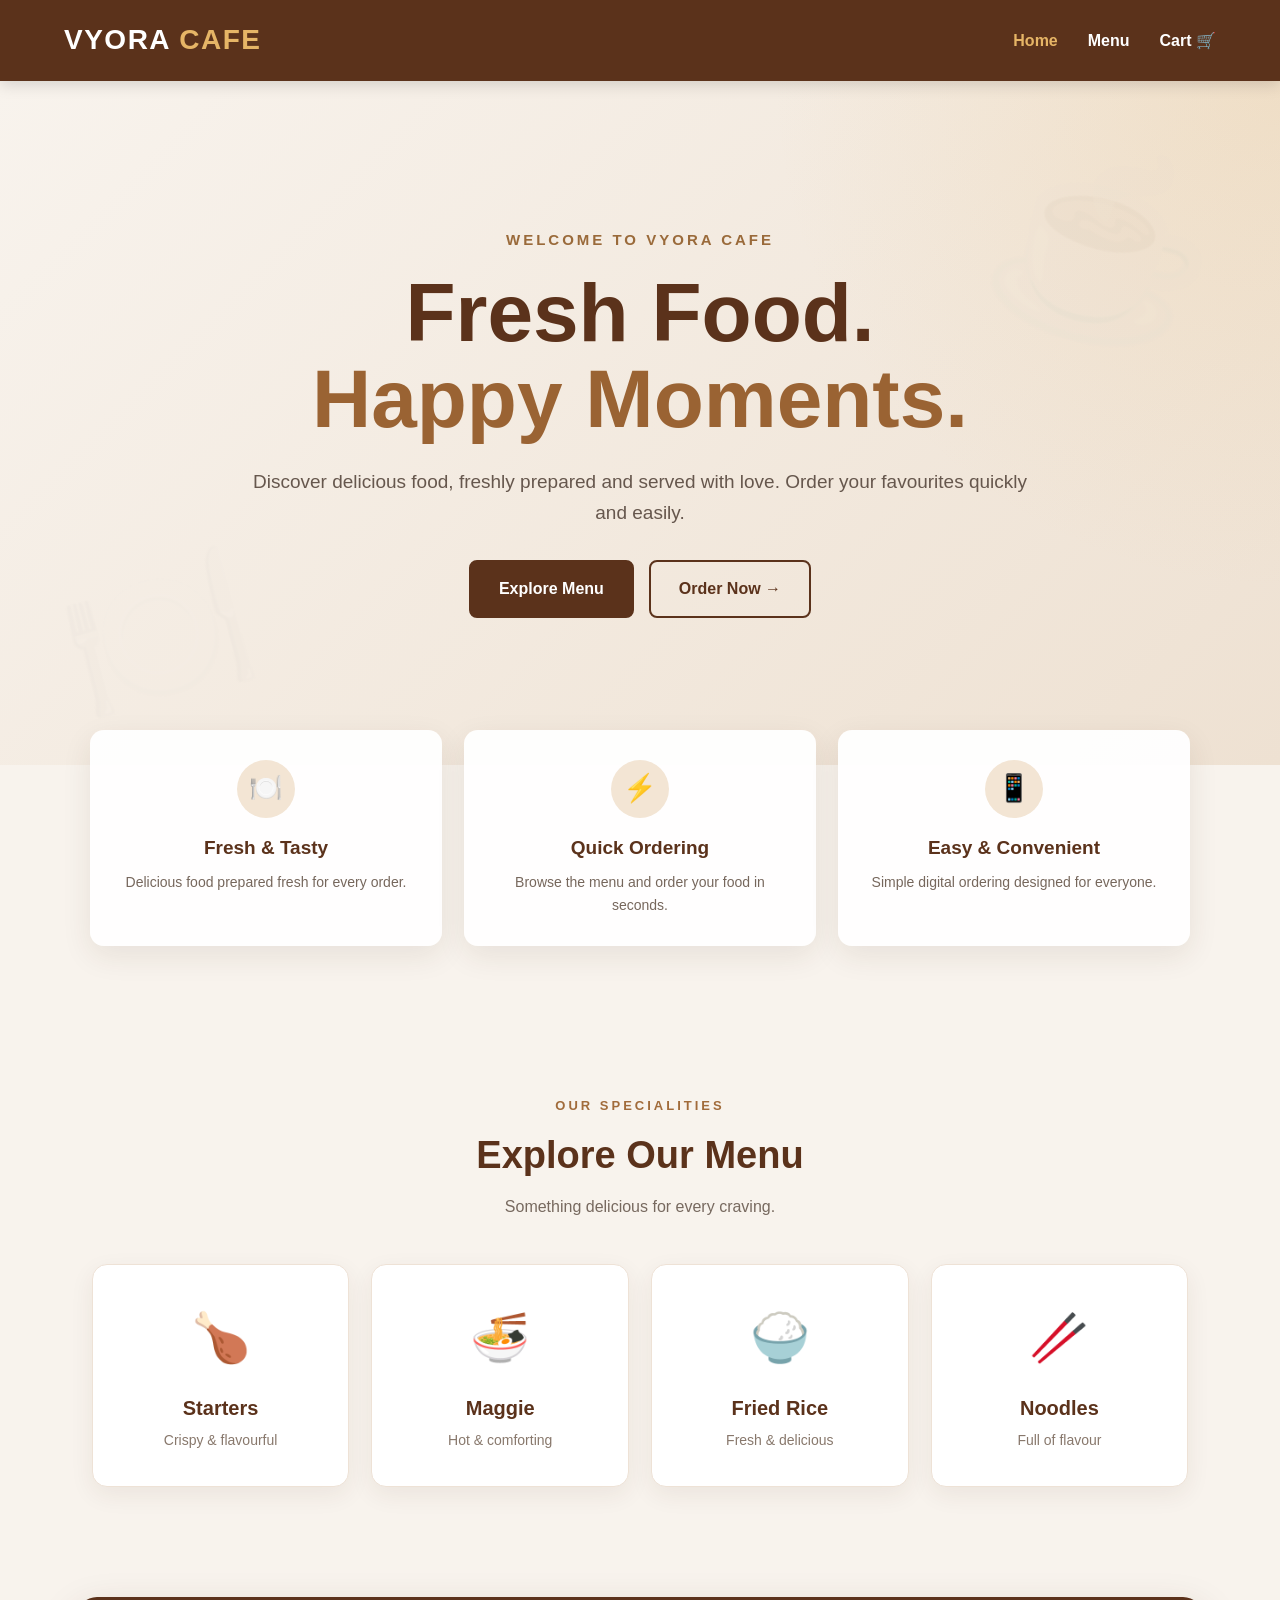
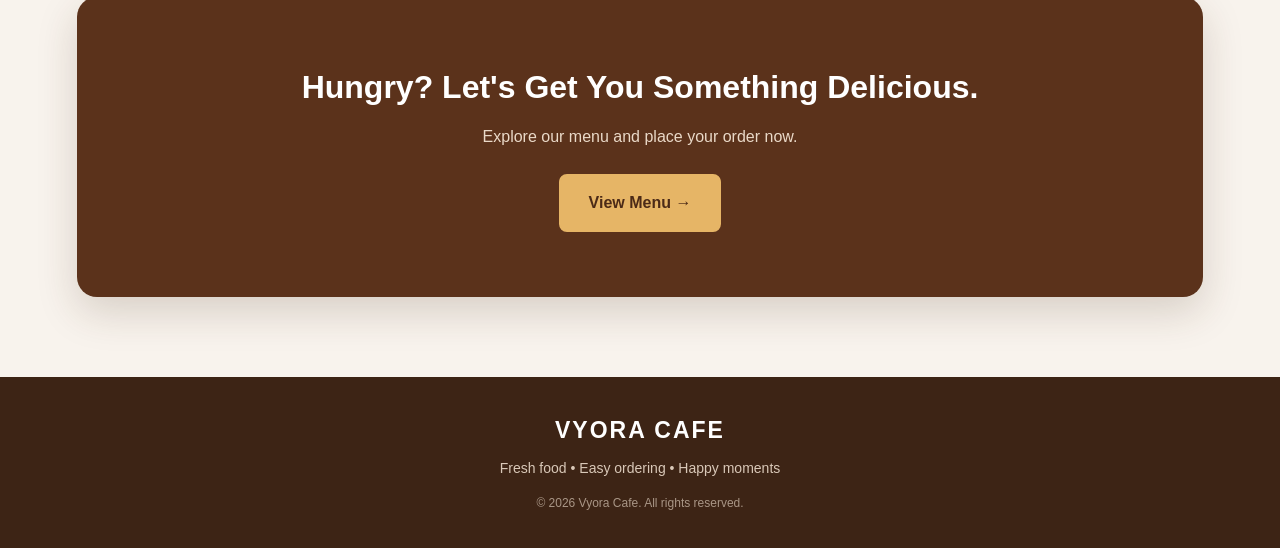
<file: index.html>
<!DOCTYPE html>
<html lang="en">
<head>
    <meta charset="UTF-8">
    <meta name="viewport" content="width=device-width, initial-scale=1.0">

    <title>Vyora Cafe | Fresh Food & Quick Ordering</title>

    <meta name="description"
          content="Vyora Cafe - Fresh, delicious food with quick and easy online ordering.">

    <link rel="stylesheet" href="css/style.css">
</head>

<body>

    <!-- Navigation -->
    <nav class="navbar">

        <div class="logo">
            VYORA <span>CAFE</span>
        </div>

        <ul class="nav-links">
            <li>
                <a href="index.html" class="active">Home</a>
            </li>

            <li>
                <a href="menu.html">Menu</a>
            </li>

            <li>
                <a href="cart.html">Cart 🛒</a>
            </li>
        </ul>

    </nav>


    <!-- Hero Section -->
    <section class="hero">

        <div class="hero-content">

            <p class="hero-tagline">
                WELCOME TO VYORA CAFE
            </p>

            <h1>
                Fresh Food.<br>
                <span>Happy Moments.</span>
            </h1>

            <p class="hero-description">
                Discover delicious food, freshly prepared and served
                with love. Order your favourites quickly and easily.
            </p>

            <div class="hero-buttons">

                <a href="menu.html" class="btn">
                    Explore Menu
                </a>

                <a href="menu.html" class="btn-outline">
                    Order Now →
                </a>

            </div>

        </div>

    </section>


    <!-- Features -->
    <section class="features">

        <div class="feature-card">

            <div class="feature-icon">
                🍽️
            </div>

            <h3>Fresh & Tasty</h3>

            <p>
                Delicious food prepared fresh for every order.
            </p>

        </div>


        <div class="feature-card">

            <div class="feature-icon">
                ⚡
            </div>

            <h3>Quick Ordering</h3>

            <p>
                Browse the menu and order your food in seconds.
            </p>

        </div>


        <div class="feature-card">

            <div class="feature-icon">
                📱
            </div>

            <h3>Easy & Convenient</h3>

            <p>
                Simple digital ordering designed for everyone.
            </p>

        </div>

    </section>


    <!-- Menu Categories -->
    <section class="category">

        <div class="section-heading">

            <p class="small-title">
                OUR SPECIALITIES
            </p>

            <h2>
                Explore Our Menu
            </h2>

            <p>
                Something delicious for every craving.
            </p>

        </div>


        <div class="cards">

            <a href="menu.html" class="card">

                <div class="card-icon">
                    🍗
                </div>

                <h3>Starters</h3>

                <p>
                    Crispy & flavourful
                </p>

            </a>


            <a href="menu.html" class="card">

                <div class="card-icon">
                    🍜
                </div>

                <h3>Maggie</h3>

                <p>
                    Hot & comforting
                </p>

            </a>


            <a href="menu.html" class="card">

                <div class="card-icon">
                    🍚
                </div>

                <h3>Fried Rice</h3>

                <p>
                    Fresh & delicious
                </p>

            </a>


            <a href="menu.html" class="card">

                <div class="card-icon">
                    🥢
                </div>

                <h3>Noodles</h3>

                <p>
                    Full of flavour
                </p>

            </a>

        </div>

    </section>


    <!-- Call To Action -->
    <section class="cta">

        <h2>
            Hungry? Let's Get You Something Delicious.
        </h2>

        <p>
            Explore our menu and place your order now.
        </p>

        <a href="menu.html" class="btn">
            View Menu →
        </a>

    </section>


    <!-- Footer -->
    <footer>

        <div class="footer-logo">
            VYORA CAFE
        </div>

        <p>
            Fresh food • Easy ordering • Happy moments
        </p>

        <p class="copyright">
            © 2026 Vyora Cafe. All rights reserved.
        </p>

    </footer>


</body>
</html>
</file>
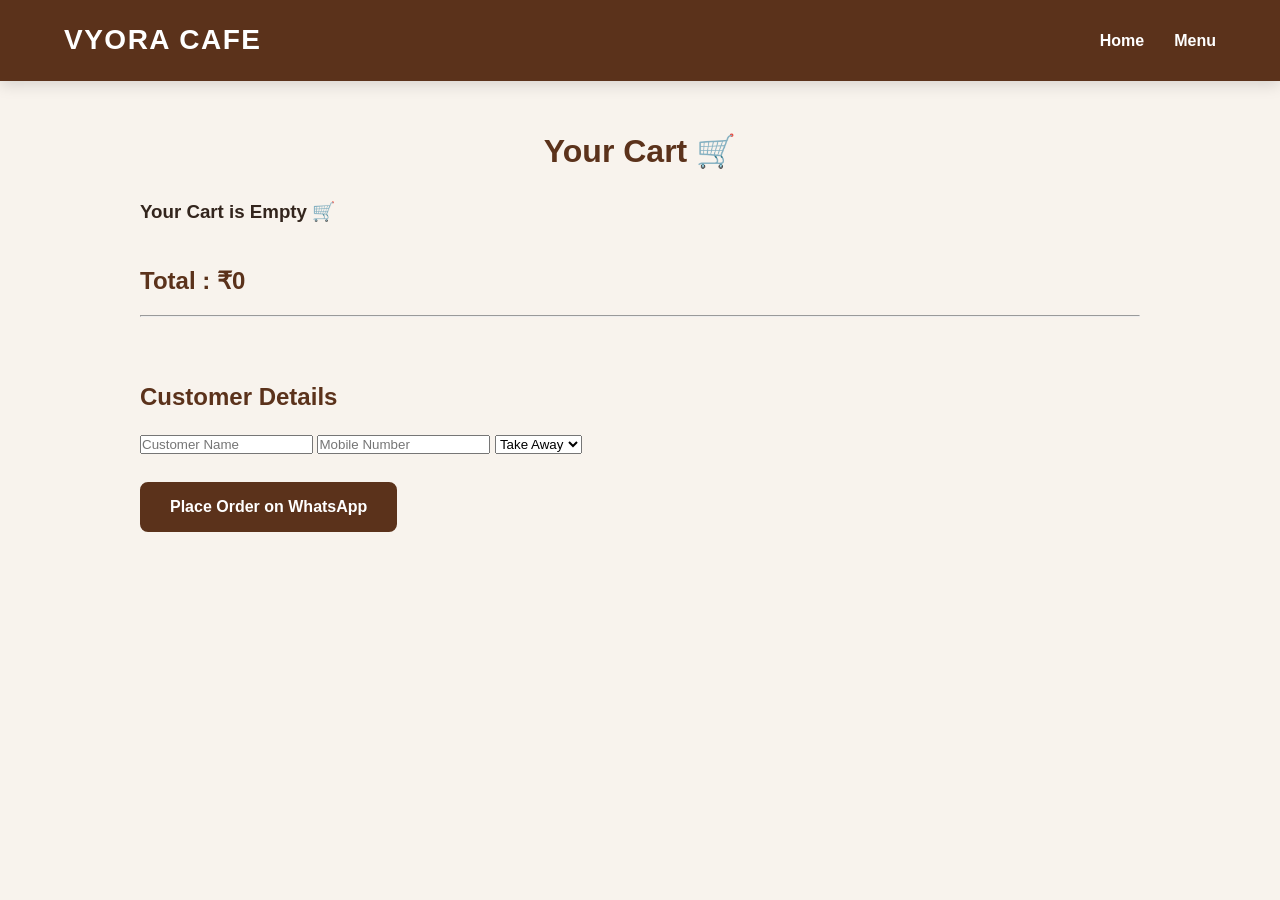
<file: cart.html>
<!DOCTYPE html>
<html lang="en">
<head>
<meta charset="UTF-8">
<meta name="viewport" content="width=device-width, initial-scale=1.0">
<title>Vyora Cafe - Cart</title>

<link rel="stylesheet" href="css/style.css">
</head>

<body>

<nav>
<div class="logo">VYORA CAFE</div>

<ul>
<li><a href="index.html">Home</a></li>
<li><a href="menu.html">Menu</a></li>
</ul>

</nav>

<div class="menu-container">

<h1>Your Cart 🛒</h1>

<div id="cartItems"></div>

<h2 id="total">Total : ₹0</h2>

<hr><br>

<h2>Customer Details</h2>

<input type="text" id="name" placeholder="Customer Name">

<input type="tel" id="mobile" placeholder="Mobile Number">

<select id="orderType" onchange="toggleAddress()">
<option value="Take Away">Take Away</option>
<option value="Delivery">Delivery</option>
</select>

<div id="addressBox" style="display:none;">

<textarea id="address"
placeholder="Enter Delivery Address"></textarea>

</div>

<br><br>

<button class="btn" onclick="sendWhatsApp()">
Place Order on WhatsApp
</button>

</div>

<script src="js/cart.js"></script>

</body>
</html>
</file>
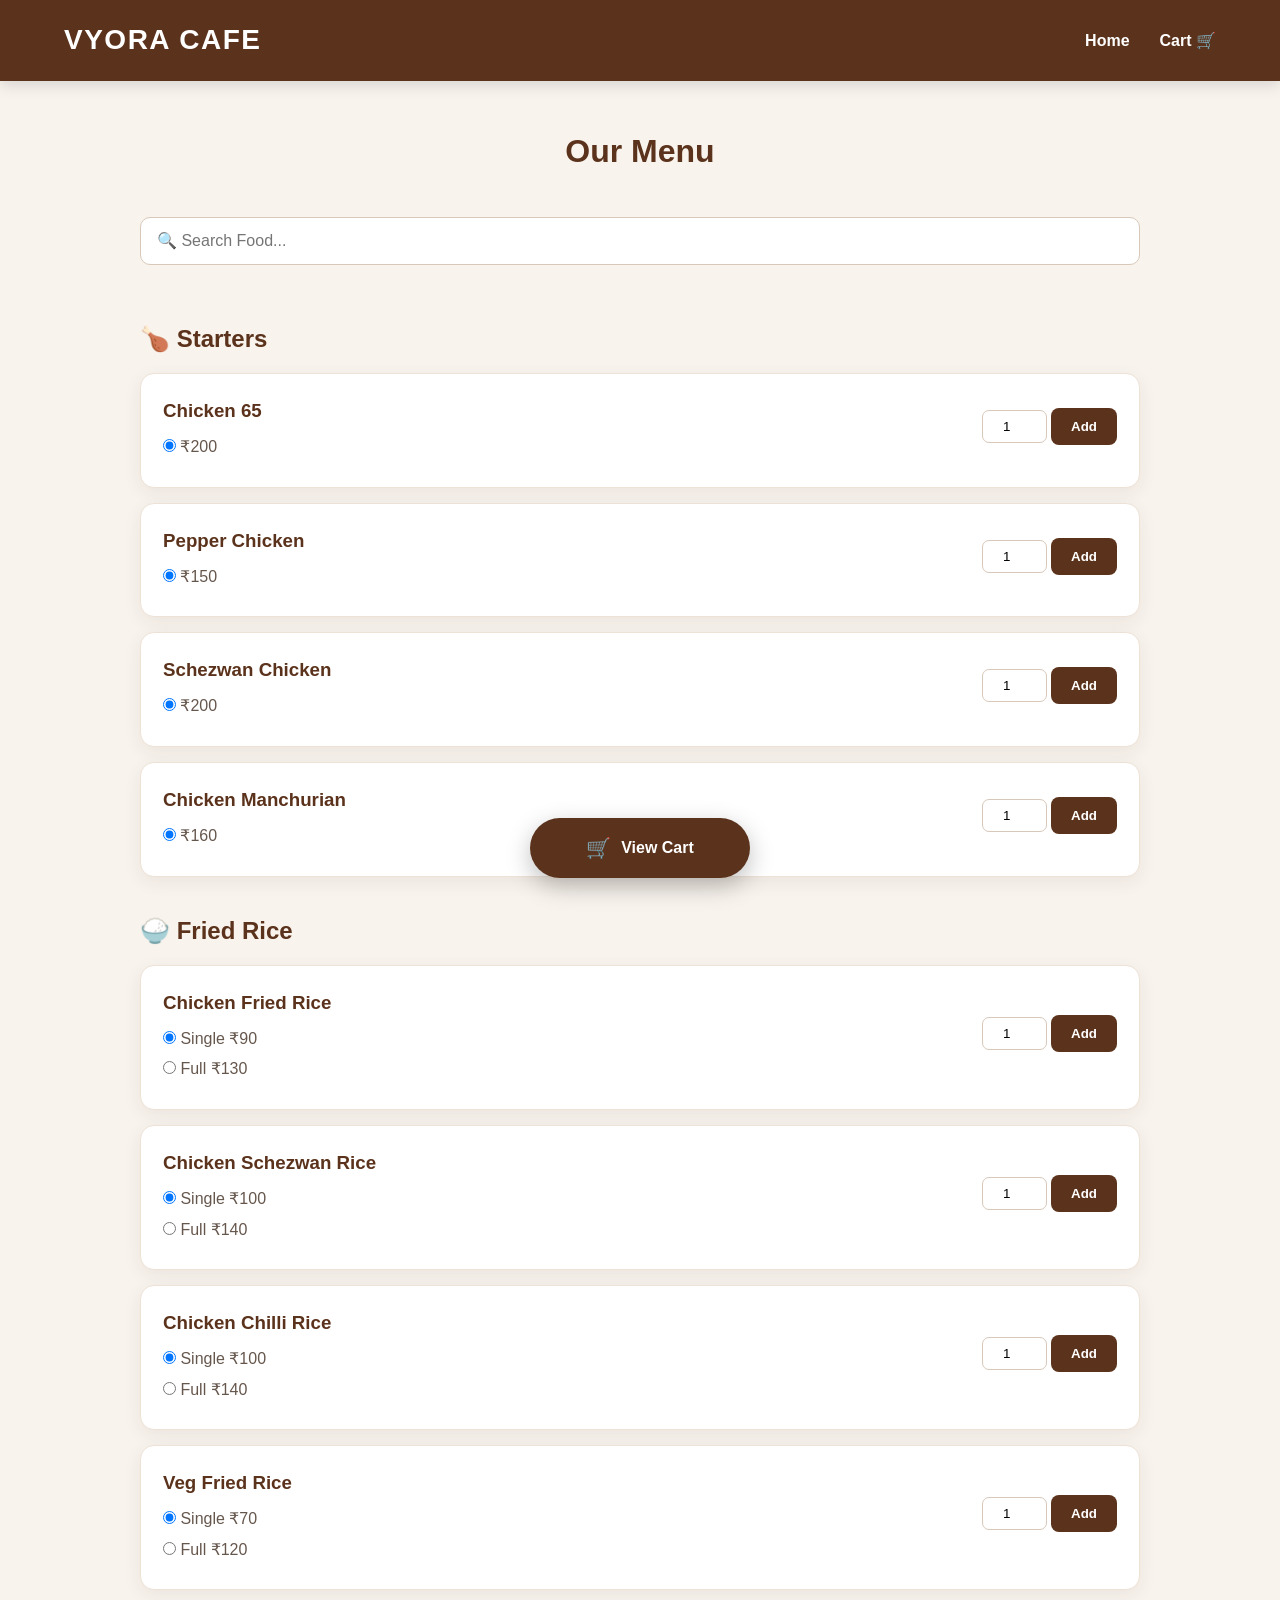
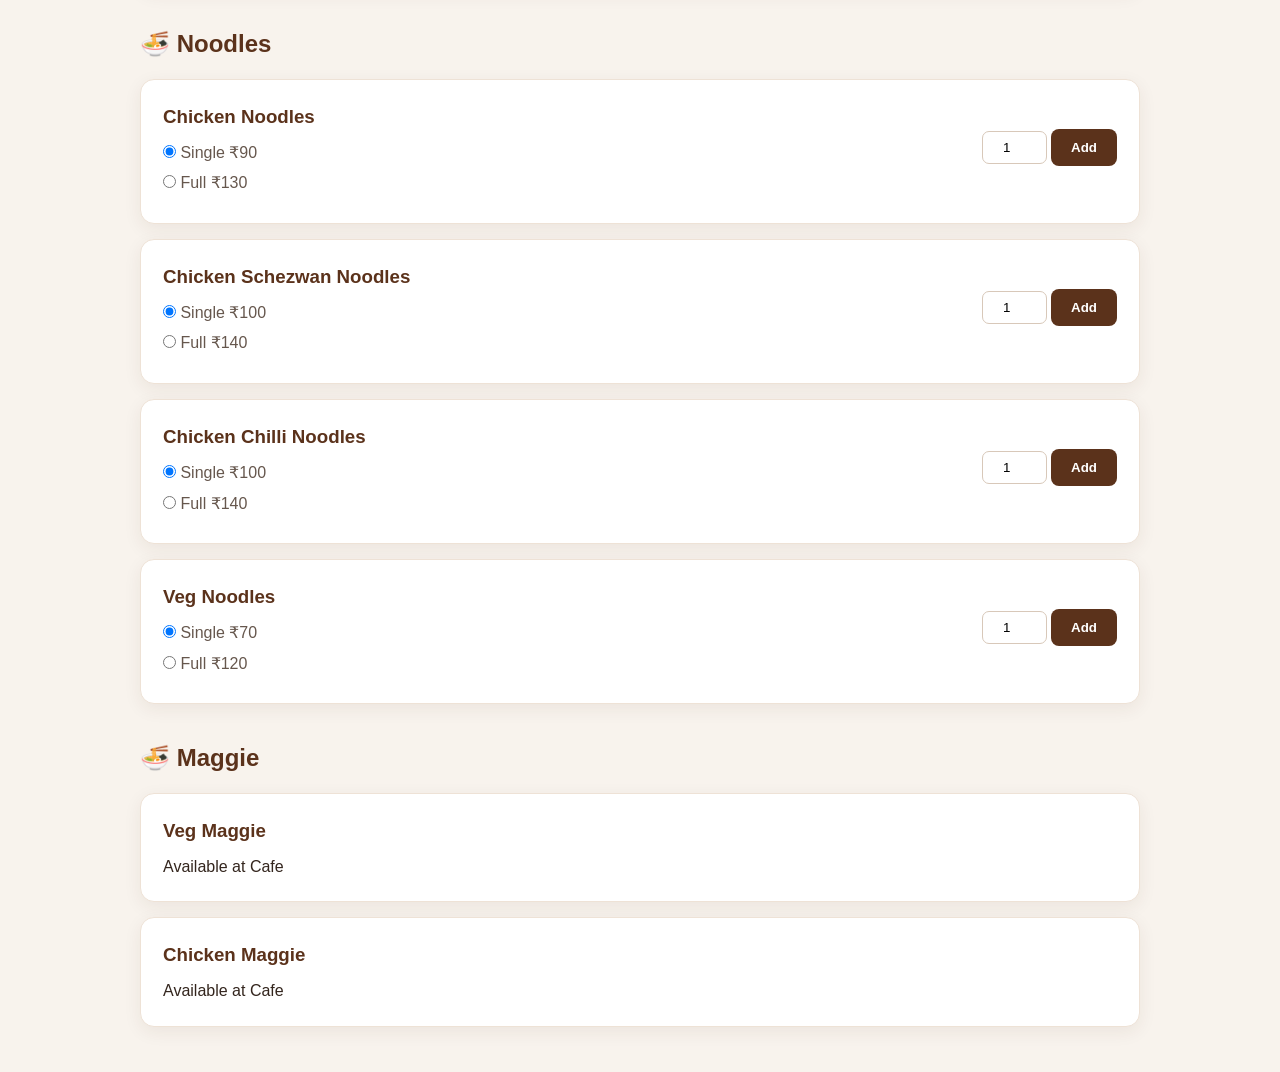
<file: menu.html>
<!DOCTYPE html>
<html lang="en">
<head>
<meta charset="UTF-8">
<meta name="viewport" content="width=device-width, initial-scale=1.0">
<title>Vyora Cafe - Menu</title>

<link rel="stylesheet" href="css/style.css">
</head>

<body>

<nav>
    <div class="logo">VYORA CAFE</div>

    <ul>
        <li><a href="index.html">Home</a></li>
        <li><a href="cart.html">Cart 🛒</a></li>
    </ul>
</nav>

<div class="menu-container">

<h1>Our Menu</h1>

<input type="text" class="search" placeholder="🔍 Search Food...">

<!-- ================= STARTERS ================= -->

<h2>🍗 Starters</h2>

<div class="food-card">
<div>
<h3>Chicken 65</h3>
<label><input type="radio" name="c65" checked> ₹200</label>
</div>

<div>
<input type="number" id="qty1" value="1" min="1">
<button onclick="addFood('Chicken 65','c65',200,200,'qty1')">Add</button>
</div>
</div>

<div class="food-card">
<div>
<h3>Pepper Chicken</h3>
<label><input type="radio" name="pepper" checked> ₹150</label>
</div>

<div>
<input type="number" id="qty2" value="1" min="1">
<button onclick="addFood('Pepper Chicken','pepper',150,150,'qty2')">Add</button>
</div>
</div>

<div class="food-card">
<div>
<h3>Schezwan Chicken</h3>
<label><input type="radio" name="schez" checked> ₹200</label>
</div>

<div>
<input type="number" id="qty3" value="1" min="1">
<button onclick="addFood('Schezwan Chicken','schez',200,200,'qty3')">Add</button>
</div>
</div>

<div class="food-card">
<div>
<h3>Chicken Manchurian</h3>
<label><input type="radio" name="cman" checked> ₹160</label>
</div>

<div>
<input type="number" id="qty4" value="1" min="1">
<button onclick="addFood('Chicken Manchurian','cman',160,160,'qty4')">Add</button>
</div>
</div>

<!-- ================= FRIED RICE ================= -->

<h2>🍚 Fried Rice</h2>

<div class="food-card">
<div>
<h3>Chicken Fried Rice</h3>

<label>
<input type="radio" name="cfrice" value="Single" checked>
Single ₹90
</label>

<label>
<input type="radio" name="cfrice" value="Full">
Full ₹130
</label>

</div>

<div>
<input type="number" id="qty5" value="1" min="1">
<button onclick="addFood('Chicken Fried Rice','cfrice',90,130,'qty5')">Add</button>
</div>
</div>

<div class="food-card">
<div>
<h3>Chicken Schezwan Rice</h3>

<label>
<input type="radio" name="csrice" value="Single" checked>
Single ₹100
</label>

<label>
<input type="radio" name="csrice" value="Full">
Full ₹140
</label>

</div>

<div>
<input type="number" id="qty6" value="1" min="1">
<button onclick="addFood('Chicken Schezwan Rice','csrice',100,140,'qty6')">Add</button>
</div>
</div>

<div class="food-card">
<div>
<h3>Chicken Chilli Rice</h3>

<label>
<input type="radio" name="ccrice" value="Single" checked>
Single ₹100
</label>

<label>
<input type="radio" name="ccrice" value="Full">
Full ₹140
</label>

</div>

<div>
<input type="number" id="qty7" value="1" min="1">
<button onclick="addFood('Chicken Chilli Rice','ccrice',100,140,'qty7')">Add</button>
</div>
</div>

<div class="food-card">
<div>
<h3>Veg Fried Rice</h3>

<label>
<input type="radio" name="vfrice" value="Single" checked>
Single ₹70
</label>

<label>
<input type="radio" name="vfrice" value="Full">
Full ₹120
</label>

</div>

<div>
<input type="number" id="qty8" value="1" min="1">
<button onclick="addFood('Veg Fried Rice','vfrice',70,120,'qty8')">Add</button>
</div>
</div>

<!-- ================= NOODLES ================= -->

<h2>🍜 Noodles</h2>

<div class="food-card">
<div>
<h3>Chicken Noodles</h3>

<label>
<input type="radio" name="cnoodle" value="Single" checked>
Single ₹90
</label>

<label>
<input type="radio" name="cnoodle" value="Full">
Full ₹130
</label>

</div>

<div>
<input type="number" id="qty9" value="1" min="1">
<button onclick="addFood('Chicken Noodles','cnoodle',90,130,'qty9')">Add</button>
</div>
</div>

<div class="food-card">
<div>
<h3>Chicken Schezwan Noodles</h3>

<label>
<input type="radio" name="csnoodle" value="Single" checked>
Single ₹100
</label>

<label>
<input type="radio" name="csnoodle" value="Full">
Full ₹140
</label>

</div>

<div>
<input type="number" id="qty10" value="1" min="1">
<button onclick="addFood('Chicken Schezwan Noodles','csnoodle',100,140,'qty10')">Add</button>
</div>
</div>

<div class="food-card">
<div>
<h3>Chicken Chilli Noodles</h3>

<label>
<input type="radio" name="ccnoodle" value="Single" checked>
Single ₹100
</label>

<label>
<input type="radio" name="ccnoodle" value="Full">
Full ₹140
</label>

</div>

<div>
<input type="number" id="qty11" value="1" min="1">
<button onclick="addFood('Chicken Chilli Noodles','ccnoodle',100,140,'qty11')">Add</button>
</div>
</div>

<div class="food-card">
<div>
<h3>Veg Noodles</h3>

<label>
<input type="radio" name="vnoodle" value="Single" checked>
Single ₹70
</label>

<label>
<input type="radio" name="vnoodle" value="Full">
Full ₹120
</label>

</div>

<div>
<input type="number" id="qty12" value="1" min="1">
<button onclick="addFood('Veg Noodles','vnoodle',70,120,'qty12')">Add</button>
</div>
</div>

<!-- ================= MAGGIE ================= -->

<h2>🍜 Maggie</h2>

<div class="food-card">
<div>
<h3>Veg Maggie</h3>
<p>Available at Cafe</p>
</div>
</div>

<div class="food-card">
<div>
<h3>Chicken Maggie</h3>
<p>Available at Cafe</p>
</div>
</div>

</div>

<!-- Floating Cart -->
<a href="cart.html" class="floating-cart">
    <span>🛒</span>
    <span>View Cart</span>
</a>

<script src="js/menu.js"></script>

</body>
</html>
</file>
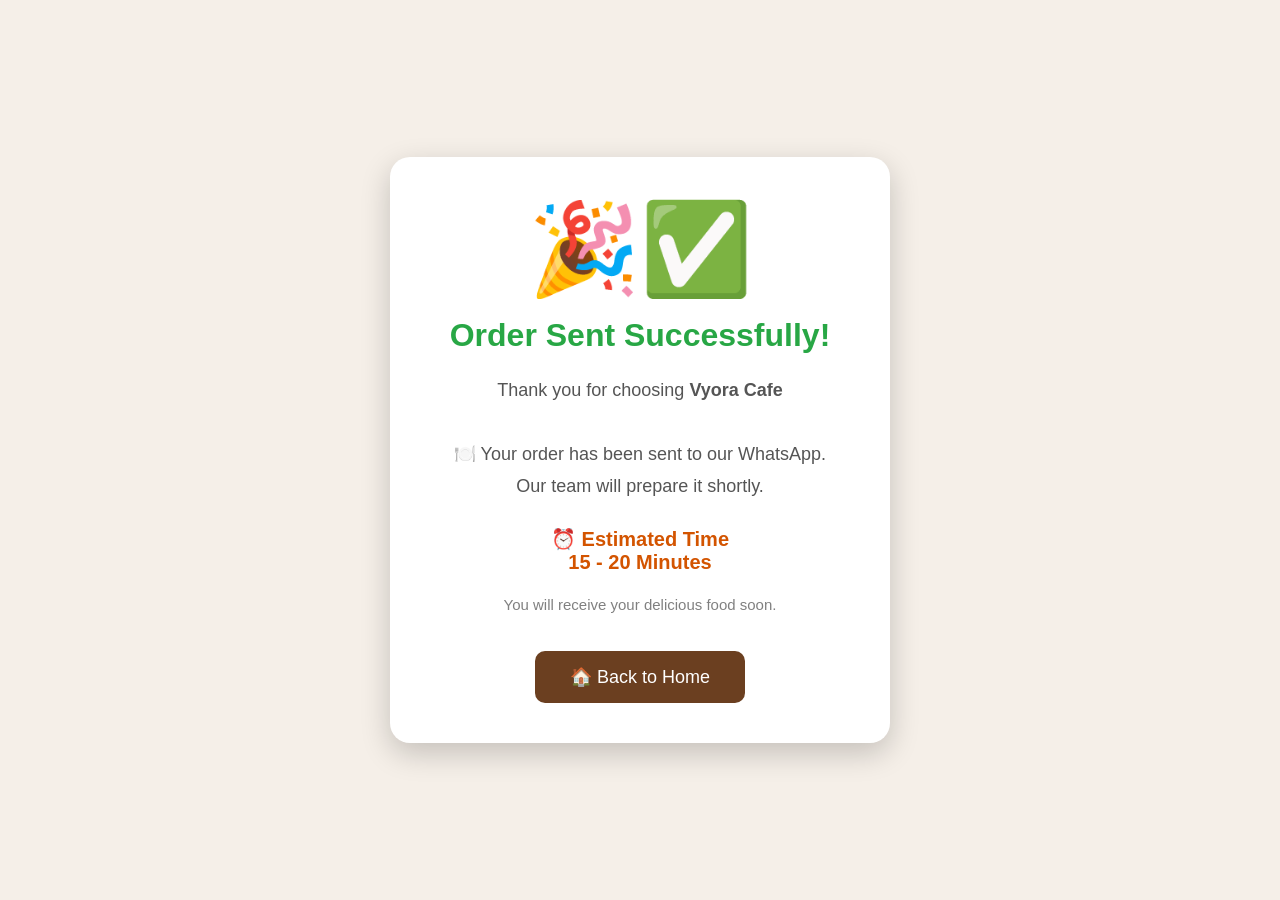
<file: success.html>
<!DOCTYPE html>
<html lang="en">

<head>

<meta charset="UTF-8">
<meta name="viewport" content="width=device-width, initial-scale=1.0">

<title>Order Successful</title>

<style>

*{
    margin:0;
    padding:0;
    box-sizing:border-box;
    font-family:Arial,Helvetica,sans-serif;
}

body{

    background:#f5efe8;

    display:flex;
    justify-content:center;
    align-items:center;

    height:100vh;
}

.success{

    width:90%;
    max-width:500px;

    background:white;

    border-radius:20px;

    padding:40px;

    text-align:center;

    box-shadow:0 10px 30px rgba(0,0,0,.2);

    animation:pop .8s ease;

}

@keyframes pop{

0%{
transform:scale(.5);
opacity:0;
}

100%{
transform:scale(1);
opacity:1;
}

}

.tick{

font-size:90px;

animation:bounce 1s infinite alternate;

}

@keyframes bounce{

from{
transform:translateY(0);
}

to{
transform:translateY(-10px);
}

}

h1{

color:#28a745;

margin-top:15px;

margin-bottom:20px;

}

p{

font-size:18px;

line-height:32px;

color:#555;

}

.btn{

display:inline-block;

margin-top:30px;

padding:15px 35px;

background:#6b3f20;

color:white;

text-decoration:none;

border-radius:10px;

font-size:18px;

transition:.3s;

}

.btn:hover{

background:#4a2813;

transform:scale(1.05);

}

.timer{

margin-top:25px;

font-size:20px;

font-weight:bold;

color:#d35400;

}

.small{

margin-top:15px;

font-size:15px;

color:gray;

}

</style>

</head>

<body>

<div class="success">

<div class="tick">

🎉✅

</div>

<h1>Order Sent Successfully!</h1>

<p>

Thank you for choosing

<b>Vyora Cafe</b>

<br><br>

🍽️ Your order has been sent to our WhatsApp.

<br>

Our team will prepare it shortly.

</p>

<div class="timer">

⏰ Estimated Time

<br>

15 - 20 Minutes

</div>

<p class="small">

You will receive your delicious food soon.

</p>

<a href="index.html" class="btn">

🏠 Back to Home

</a>

</div>

<script>

setTimeout(function(){

window.location.href="index.html";

},5000);

</script>

</body>

</html>
</file>
<file: css/style.css>
/* ================================
   VYORA CAFE - MAIN STYLESHEET
   ================================ */

* {
    margin: 0;
    padding: 0;
    box-sizing: border-box;
}

html {
    scroll-behavior: smooth;
}

body {
    font-family: Arial, Helvetica, sans-serif;
    background: #f8f3ed;
    color: #33251d;
    line-height: 1.6;
}


/* ================================
   NAVIGATION
   ================================ */

.navbar,
nav {
    background: #5b321b;
    color: white;
    padding: 18px 5%;
    display: flex;
    justify-content: space-between;
    align-items: center;
    position: sticky;
    top: 0;
    z-index: 1000;
    box-shadow: 0 3px 15px rgba(0, 0, 0, 0.15);
}

.logo {
    font-size: 28px;
    font-weight: 800;
    letter-spacing: 1.5px;
}

.logo span {
    color: #e6b566;
}

.nav-links,
nav ul {
    list-style: none;
    display: flex;
    align-items: center;
    gap: 30px;
}

.nav-links a,
nav ul li a {
    color: white;
    text-decoration: none;
    font-size: 16px;
    font-weight: 600;
    position: relative;
    transition: 0.3s ease;
}

.nav-links a::after,
nav ul li a::after {
    content: "";
    position: absolute;
    left: 0;
    bottom: -7px;
    width: 0;
    height: 2px;
    background: #e6b566;
    transition: 0.3s ease;
}

.nav-links a:hover,
nav ul li a:hover {
    color: #e6b566;
}

.nav-links a:hover::after,
nav ul li a:hover::after {
    width: 100%;
}

.nav-links .active {
    color: #e6b566;
}


/* ================================
   HERO SECTION
   ================================ */

.hero {
    min-height: 76vh;
    padding: 80px 7%;
    display: flex;
    align-items: center;
    justify-content: center;
    text-align: center;

    background:
        radial-gradient(
            circle at top right,
            rgba(230, 181, 102, 0.18),
            transparent 35%
        ),
        linear-gradient(
            135deg,
            #f8f3ed,
            #eee1d2
        );

    position: relative;
    overflow: hidden;
}

.hero::before {
    content: "☕";
    position: absolute;
    font-size: 180px;
    opacity: 0.035;
    top: 20px;
    right: 5%;
    transform: rotate(15deg);
}

.hero::after {
    content: "🍽️";
    position: absolute;
    font-size: 150px;
    opacity: 0.035;
    bottom: 10px;
    left: 5%;
    transform: rotate(-15deg);
}

.hero-content {
    max-width: 1000px;
    position: relative;
    z-index: 2;
    animation: fadeUp 0.9s ease;
}

.hero-tagline {
    color: #9a6a3a;
    font-size: 15px;
    font-weight: 700;
    letter-spacing: 3px;
    margin-bottom: 18px;
}

.hero h1 {
    color: #5b321b;
    font-size: clamp(48px, 7vw, 82px);
    line-height: 1.05;
    font-weight: 800;
    margin-bottom: 25px;
}

.hero h1 span {
    color: #9a6333;
}

.hero-description {
    max-width: 780px;
    margin: 0 auto 32px;
    color: #66574d;
    font-size: 19px;
}

.hero-buttons {
    display: flex;
    justify-content: center;
    align-items: center;
    gap: 15px;
    flex-wrap: wrap;
}


/* ================================
   BUTTONS
   ================================ */

.btn {
    display: inline-block;
    background: #5b321b;
    color: white;
    text-decoration: none;
    padding: 14px 28px;
    border-radius: 8px;
    font-size: 16px;
    font-weight: 700;
    border: 2px solid #5b321b;
    cursor: pointer;
    transition: 0.3s ease;
}

.btn:hover {
    background: #7a4828;
    border-color: #7a4828;
    transform: translateY(-2px);
    box-shadow: 0 8px 20px rgba(91, 50, 27, 0.2);
}

.btn-outline {
    display: inline-block;
    background: transparent;
    color: #5b321b;
    text-decoration: none;
    padding: 14px 28px;
    border-radius: 8px;
    font-size: 16px;
    font-weight: 700;
    border: 2px solid #5b321b;
    transition: 0.3s ease;
}

.btn-outline:hover {
    background: #5b321b;
    color: white;
    transform: translateY(-2px);
}


/* ================================
   FEATURES
   ================================ */

.features {
    max-width: 1150px;
    margin: -35px auto 0;
    padding: 0 25px 70px;

    display: grid;
    grid-template-columns: repeat(3, 1fr);
    gap: 22px;

    position: relative;
    z-index: 5;
}

.feature-card {
    background: rgba(255, 255, 255, 0.95);
    padding: 30px 25px;
    text-align: center;
    border-radius: 14px;

    box-shadow: 0 10px 30px rgba(70, 42, 24, 0.09);

    transition: 0.3s ease;
}

.feature-card:hover {
    transform: translateY(-6px);
    box-shadow: 0 15px 35px rgba(70, 42, 24, 0.14);
}

.feature-icon {
    width: 58px;
    height: 58px;
    margin: 0 auto 15px;

    display: flex;
    justify-content: center;
    align-items: center;

    background: #f3e5d4;
    border-radius: 50%;

    font-size: 27px;
}

.feature-card h3 {
    color: #5b321b;
    font-size: 19px;
    margin-bottom: 8px;
}

.feature-card p {
    color: #76675c;
    font-size: 14px;
}


/* ================================
   SECTION HEADING
   ================================ */

.category {
    padding: 80px 6%;
    max-width: 1250px;
    margin: auto;
}

.section-heading {
    text-align: center;
    margin-bottom: 45px;
}

.small-title {
    color: #a16b3b;
    font-size: 13px;
    font-weight: 800;
    letter-spacing: 3px;
    margin-bottom: 8px;
}

.section-heading h2,
.category h2 {
    color: #5b321b;
    font-size: 38px;
    margin-bottom: 8px;
}

.section-heading > p:last-child {
    color: #77695f;
    font-size: 16px;
}


/* ================================
   CATEGORY CARDS
   ================================ */

.cards {
    display: grid;
    grid-template-columns: repeat(4, 1fr);
    gap: 22px;
}

.card {
    display: block;
    background: white;
    padding: 35px 20px;
    text-align: center;
    border-radius: 15px;

    color: #33251d;
    text-decoration: none;

    border: 1px solid #eee2d6;
    box-shadow: 0 8px 25px rgba(70, 42, 24, 0.07);

    transition: 0.3s ease;
}

.card:hover {
    transform: translateY(-8px);
    border-color: #d6b184;
    box-shadow: 0 15px 35px rgba(70, 42, 24, 0.13);
}

.card-icon {
    font-size: 48px;
    margin-bottom: 15px;
}

.card h3 {
    color: #5b321b;
    font-size: 20px;
    margin-bottom: 5px;
}

.card p {
    color: #88786c;
    font-size: 14px;
}


/* ================================
   CALL TO ACTION
   ================================ */

.cta {
    margin: 30px 6% 80px;
    padding: 65px 25px;
    text-align: center;

    background: #5b321b;
    color: white;
    border-radius: 20px;

    box-shadow: 0 15px 40px rgba(70, 42, 24, 0.18);
}

.cta h2 {
    font-size: 32px;
    margin-bottom: 10px;
}

.cta p {
    color: #ead9c8;
    margin-bottom: 25px;
}

.cta .btn {
    background: #e6b566;
    color: #4b2a17;
    border-color: #e6b566;
}

.cta .btn:hover {
    background: #f0c985;
    border-color: #f0c985;
}


/* ================================
   MENU PAGE
   ================================ */

.menu-container {
    width: 90%;
    max-width: 1000px;
    margin: 45px auto;
}

.menu-container h1 {
    text-align: center;
    color: #5b321b;
    margin-bottom: 20px;
}

.menu-container h2 {
    margin-top: 35px;
    margin-bottom: 15px;
    color: #5b321b;
}

.search {
    width: 100%;
    padding: 14px 16px;
    margin: 20px 0;
    border-radius: 10px;
    border: 1px solid #d8c8b9;
    background: white;
    font-size: 16px;
    outline: none;
    transition: 0.3s;
}

.search:focus {
    border-color: #9a6333;
    box-shadow: 0 0 0 3px rgba(154, 99, 51, 0.1);
}


/* ================================
   FOOD CARD
   ================================ */

.food-card {
    background: white;
    margin: 15px 0;
    padding: 22px;
    border-radius: 14px;

    display: flex;
    justify-content: space-between;
    align-items: center;

    border: 1px solid #eee2d6;
    box-shadow: 0 5px 18px rgba(70, 42, 24, 0.07);

    transition: 0.3s ease;
}

.food-card:hover {
    transform: translateY(-3px);
    box-shadow: 0 10px 25px rgba(70, 42, 24, 0.12);
}

.food-card h3 {
    color: #5b321b;
    margin-bottom: 8px;
}

.food-card label {
    display: block;
    margin: 5px 0;
    color: #66574d;
}

.food-card input[type="number"] {
    width: 65px;
    padding: 8px;
    margin-bottom: 10px;
    text-align: center;
    border: 1px solid #d8c8b9;
    border-radius: 7px;
}

.food-card button {
    background: #5b321b;
    color: white;
    border: none;
    padding: 11px 20px;
    border-radius: 8px;
    cursor: pointer;
    font-weight: 600;
    transition: 0.3s ease;
}

.food-card button:hover {
    background: #7a4828;
    transform: translateY(-2px);
}


/* ================================
   CART
   ================================ */

.cart-item {
    background: white;
    margin: 15px 0;
    padding: 20px;
    border-radius: 12px;

    display: flex;
    justify-content: space-between;
    align-items: center;

    border: 1px solid #eee2d6;
    box-shadow: 0 5px 15px rgba(70, 42, 24, 0.07);
}

.total {
    text-align: right;
    margin-top: 20px;
    font-size: 24px;
    font-weight: bold;
    color: #5b321b;
}


/* ================================
   FORMS / CHECKOUT
   ================================ */

form {
    background: white;
    padding: 30px;
    border-radius: 14px;

    border: 1px solid #eee2d6;
    box-shadow: 0 8px 25px rgba(70, 42, 24, 0.08);
}

form input,
form textarea,
form select {
    width: 100%;
    padding: 13px 14px;
    margin: 10px 0;

    border-radius: 8px;
    border: 1px solid #d8c8b9;

    font-size: 15px;
    outline: none;
}

form input:focus,
form textarea:focus,
form select:focus {
    border-color: #9a6333;
    box-shadow: 0 0 0 3px rgba(154, 99, 51, 0.1);
}


/* ================================
   FOOTER
   ================================ */

footer {
    background: #3d2415;
    color: white;
    text-align: center;
    padding: 35px 20px;
    margin-top: 30px;
}

.footer-logo {
    font-size: 23px;
    font-weight: 800;
    letter-spacing: 2px;
    margin-bottom: 8px;
}

footer p {
    color: #d9c8b8;
    font-size: 14px;
}

footer .copyright {
    margin-top: 15px;
    color: #a99686;
    font-size: 12px;
}


/* ================================
   ANIMATION
   ================================ */

@keyframes fadeUp {
    from {
        opacity: 0;
        transform: translateY(25px);
    }

    to {
        opacity: 1;
        transform: translateY(0);
    }
}


/* ================================
   MOBILE
   ================================ */

@media (max-width: 900px) {

    .cards {
        grid-template-columns: repeat(2, 1fr);
    }

    .features {
        grid-template-columns: 1fr;
        max-width: 600px;
    }

    .hero {
        min-height: 70vh;
    }

    .hero h1 {
        font-size: 55px;
    }
}


@media (max-width: 768px) {

    .navbar,
    nav {
        padding: 15px 20px;
    }

    .logo {
        font-size: 23px;
    }

    .nav-links,
    nav ul {
        gap: 18px;
        margin-top: 10px;
    }

    .nav-links a,
    nav ul li a {
        font-size: 14px;
    }

    .navbar,
    nav {
        flex-direction: column;
    }

    .hero {
        min-height: 70vh;
        padding: 60px 20px;
    }

    .hero-tagline {
        font-size: 12px;
        letter-spacing: 2px;
    }

    .hero h1 {
        font-size: 43px;
    }

    .hero-description {
        font-size: 16px;
    }

    .hero-buttons {
        flex-direction: column;
        width: 100%;
    }

    .btn,
    .btn-outline {
        width: 100%;
        max-width: 260px;
        text-align: center;
    }

    .features {
        margin-top: -20px;
        padding: 0 20px 50px;
    }

    .category {
        padding: 55px 20px;
    }

    .section-heading h2,
    .category h2 {
        font-size: 30px;
    }

    .cards {
        grid-template-columns: 1fr 1fr;
        gap: 14px;
    }

    .card {
        padding: 25px 12px;
    }

    .card-icon {
        font-size: 40px;
    }

    .cta {
        margin: 20px 20px 55px;
        padding: 45px 20px;
    }

    .cta h2 {
        font-size: 25px;
    }

    .food-card {
        flex-direction: column;
        align-items: flex-start;
    }

    .food-card div:last-child {
        margin-top: 15px;
    }
}


@media (max-width: 450px) {

    .logo {
        font-size: 21px;
    }

    .nav-links,
    nav ul {
        gap: 12px;
    }

    .hero h1 {
        font-size: 36px;
    }

    .cards {
        grid-template-columns: 1fr;
    }

    .feature-card {
        padding: 25px 18px;
    }
}



/* ================================
   FLOATING CART BUTTON
   ================================ */

.floating-cart {
    position: fixed;
    bottom: 22px;
    left: 50%;
    transform: translateX(-50%);

    display: flex;
    align-items: center;
    justify-content: center;
    gap: 10px;

    width: 220px;
    padding: 14px 22px;

    background: #5b321b;
    color: white;

    text-decoration: none;
    font-size: 16px;
    font-weight: 700;

    border-radius: 50px;

    box-shadow: 0 8px 25px rgba(0, 0, 0, 0.25);

    z-index: 9999;

    transition: 0.25s ease;
}

.floating-cart:hover {
    background: #7a4828;
    transform: translateX(-50%) translateY(-3px);
}

.floating-cart span:first-child {
    font-size: 20px;
}


/* Mobile */

@media (max-width: 600px) {

    .floating-cart {
        bottom: 15px;
        width: calc(100% - 40px);
        max-width: 350px;
        padding: 13px 20px;
    }
}
</file>
